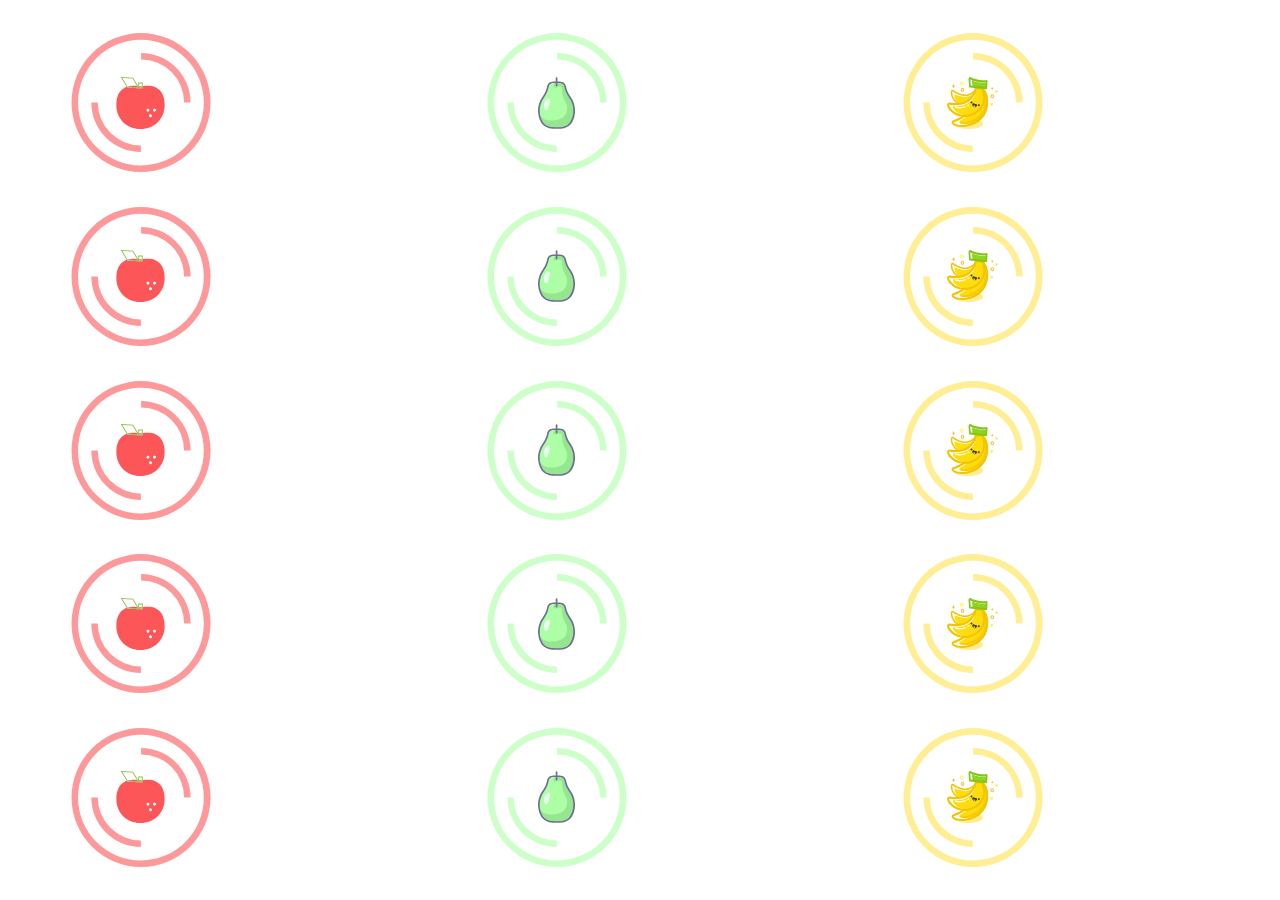
<file: 01/index.html>
<!DOCTYPE html>
<html lang="en">
  <head>
    <meta charset="UTF-8" />
    <meta http-equiv="X-UA-Compatible" content="IE=edge" />
    <meta name="viewport" content="width=device-width, initial-scale=1.0" />
    <link rel="stylesheet" href="./css/style.css" />
    <title>水果拼盘</title>
  </head>

  <body>
    <div id="board">
      <!-- 水果位置 -->
      <div id="pond">
        <!-- 苹果 -->
        <div class="fruit apple">
          <div class="bg animated pulse infinite"></div>
        </div>
        <div class="fruit apple">
          <div class="bg animated pulse infinite"></div>
        </div>
        <div class="fruit apple">
          <div class="bg animated pulse infinite"></div>
        </div>
        <div class="fruit apple">
          <div class="bg animated pulse infinite"></div>
        </div>
        <div class="fruit apple">
          <div class="bg animated pulse infinite"></div>
        </div>
        <!-- 梨 -->
        <div class="fruit pear">
          <div class="bg animated pulse infinite"></div>
        </div>
        <div class="fruit pear">
          <div class="bg animated pulse infinite"></div>
        </div>
        <div class="fruit pear">
          <div class="bg animated pulse infinite"></div>
        </div>
        <div class="fruit pear">
          <div class="bg animated pulse infinite"></div>
        </div>
        <div class="fruit pear">
          <div class="bg animated pulse infinite"></div>
        </div>
        <!-- 香蕉 -->
        <div class="fruit banana">
          <div class="bg animated pulse infinite"></div>
        </div>
        <div class="fruit banana">
          <div class="bg animated pulse infinite"></div>
        </div>
        <div class="fruit banana">
          <div class="bg animated pulse infinite"></div>
        </div>
        <div class="fruit banana">
          <div class="bg animated pulse infinite"></div>
        </div>
        <div class="fruit banana">
          <div class="bg animated pulse infinite"></div>
        </div>
      </div>

      <!-- 背景位置 -->
      <div id="fruit-background" style="flex-flow: column wrap">
        <div class="lilypad apple">
          <div class="bg"></div>
        </div>
        <div class="lilypad apple">
          <div class="bg"></div>
        </div>
        <div class="lilypad apple">
          <div class="bg"></div>
        </div>
        <div class="lilypad apple">
          <div class="bg"></div>
        </div>
        <div class="lilypad apple">
          <div class="bg"></div>
        </div>
        <div class="lilypad pear">
          <div class="bg"></div>
        </div>
        <div class="lilypad pear">
          <div class="bg"></div>
        </div>
        <div class="lilypad pear">
          <div class="bg"></div>
        </div>
        <div class="lilypad pear">
          <div class="bg"></div>
        </div>
        <div class="lilypad pear">
          <div class="bg"></div>
        </div>
        <div class="lilypad banana">
          <div class="bg"></div>
        </div>
        <div class="lilypad banana">
          <div class="bg"></div>
        </div>
        <div class="lilypad banana">
          <div class="bg"></div>
        </div>
        <div class="lilypad banana">
          <div class="bg"></div>
        </div>
        <div class="lilypad banana">
          <div class="bg"></div>
        </div>
      </div>
    </div>
  </body>
</html>
</file>
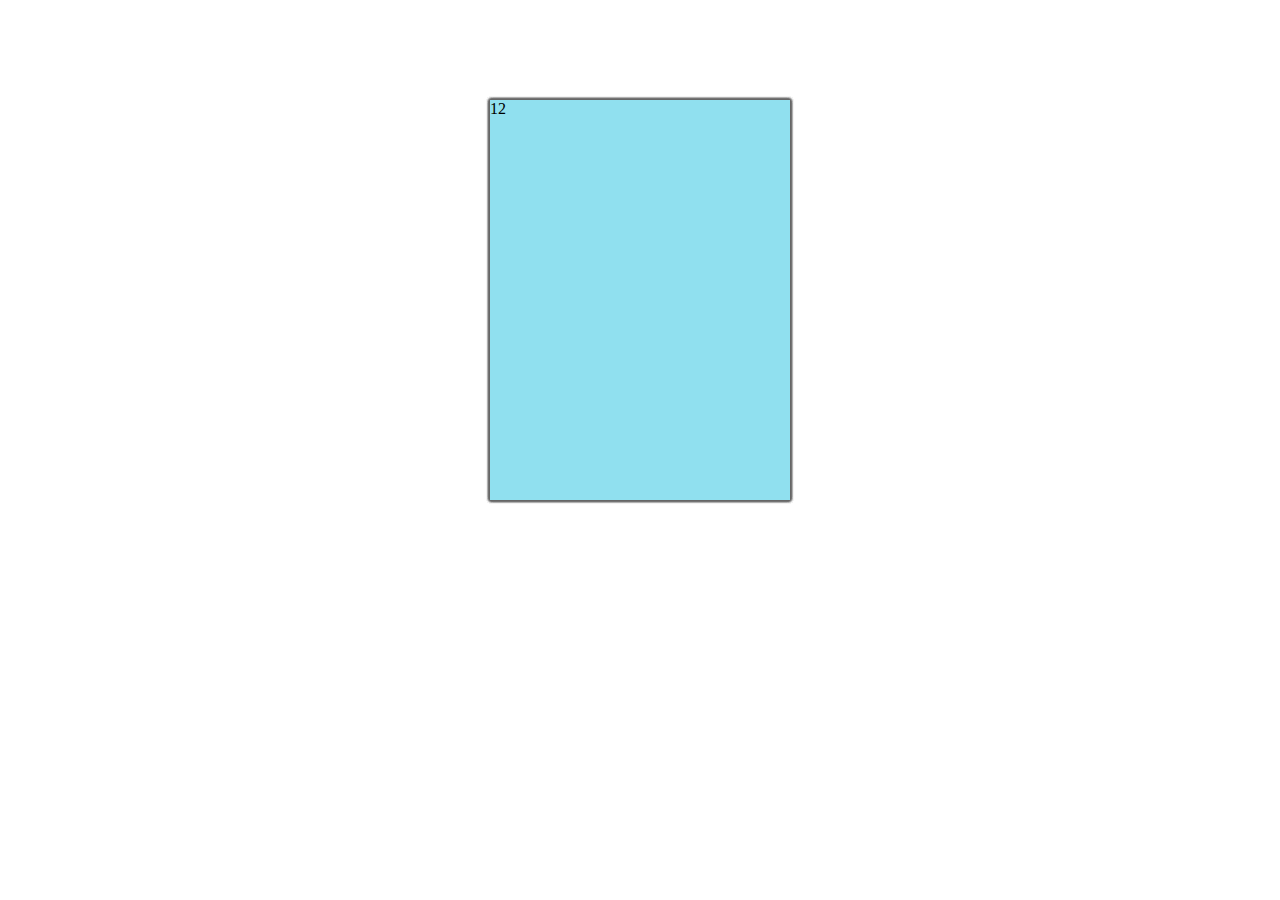
<file: 02/index.html>
<!DOCTYPE html>
<html lang="en">
  <head>
    <meta charset="UTF-8" />
    <meta http-equiv="X-UA-Compatible" content="IE=edge" />
    <meta name="viewport" content="width=device-width, initial-scale=1.0" />
    <title>展开你的扇子</title>
    <link rel="stylesheet" href="./css/style.css" />
  </head>
  <body>
    <div id="box">
      <!--元素 1-->
      <div id="item1">1</div>
      <!--元素 2-->
      <div id="item2">2</div>
      <!--元素 3-->
      <div id="item3">3</div>
      <!--元素 4-->
      <div id="item4">4</div>
      <!--元素 5-->
      <div id="item5">5</div>
      <!--元素 6-->
      <div id="item6">6</div>
      <!--元素 7-->
      <div id="item7">7</div>
      <!--元素 8-->
      <div id="item8">8</div>
      <!--元素 9-->
      <div id="item9">9</div>
      <!--元素 10-->
      <div id="item10">10</div>
      <!--元素 11-->
      <div id="item11">11</div>
      <!--元素 12-->
      <div id="item12">12</div>
    </div>
  </body>
</html>
</file>
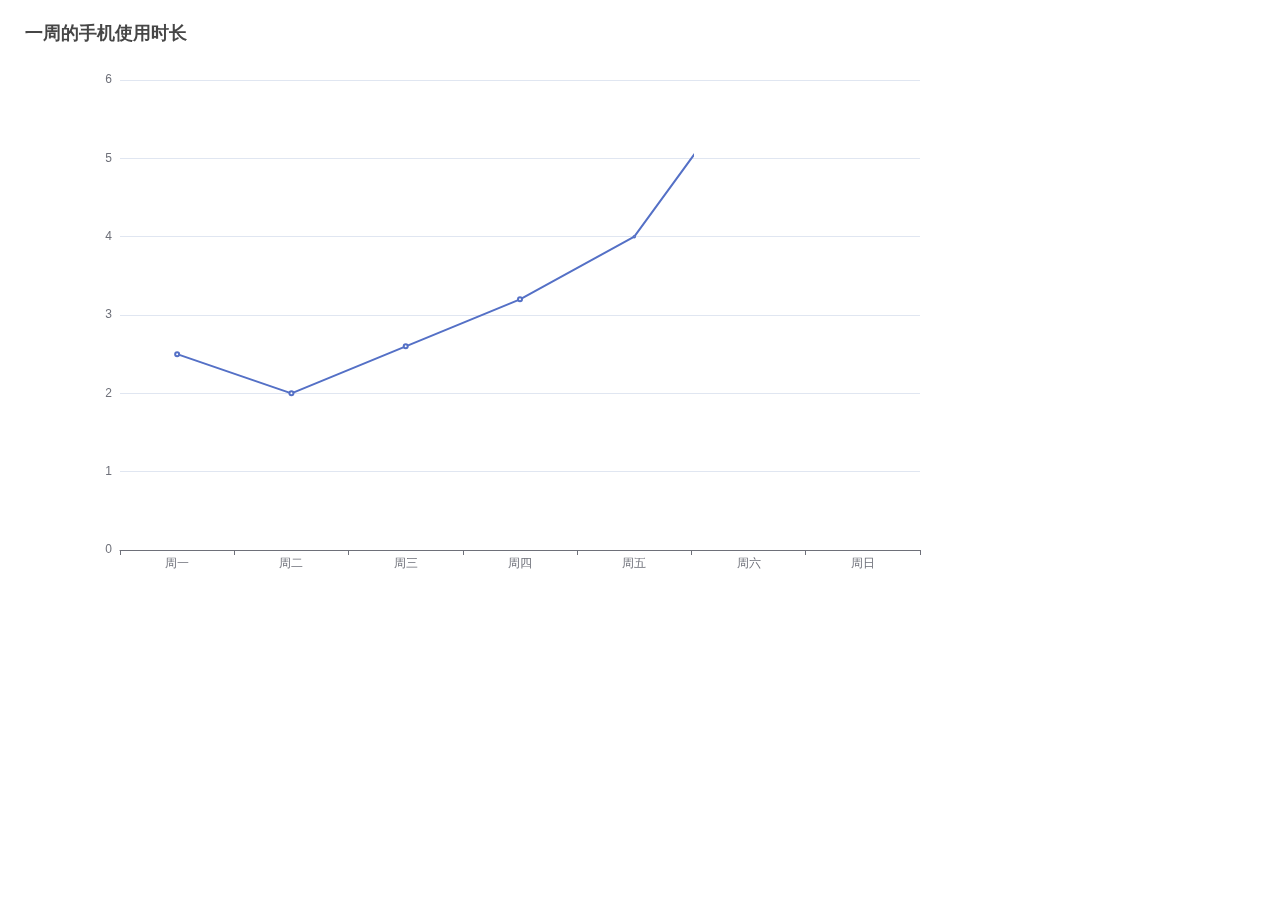
<file: 03/index.html>
<!DOCTYPE html>
<html lang="en">
  <head>
    <meta charset="UTF-8" />
    <meta name="viewport" content="width=device-width, initial-scale=1.0" />
    <script src="./js/echarts.js"></script>
    <title>和手机相处的时光</title>
  </head>
  <style>
    * {
      margin: 0;
      padding: 0;
    }

    #main {
      margin: 20px;
      background-color: white;
    }
  </style>

  <body>
    <div id="main" style="width: 1000px; height: 600px"></div>
  </body>
  <script>
    var chartDom = document.getElementById("main");
    var myChart = echarts.init(chartDom);
    /*TODO：ECharts 的配置中存在错误，请改正*/
    var option = {
      title: {
        text: "一周的手机使用时长",
      },
      yAxis: {
        type: "value",

      },
      xAxis: {
        type: "category",
        data: ["周一", "周二", "周三", "周四", "周五", "周六", "周日"],
      },
      series: [
        {
          data: [2.5, 2, 2.6, 3.2, 4, 6, 5],
          type: "line",
        },
      ],
    };
    myChart.setOption(option);
  </script>
</html>
</file>
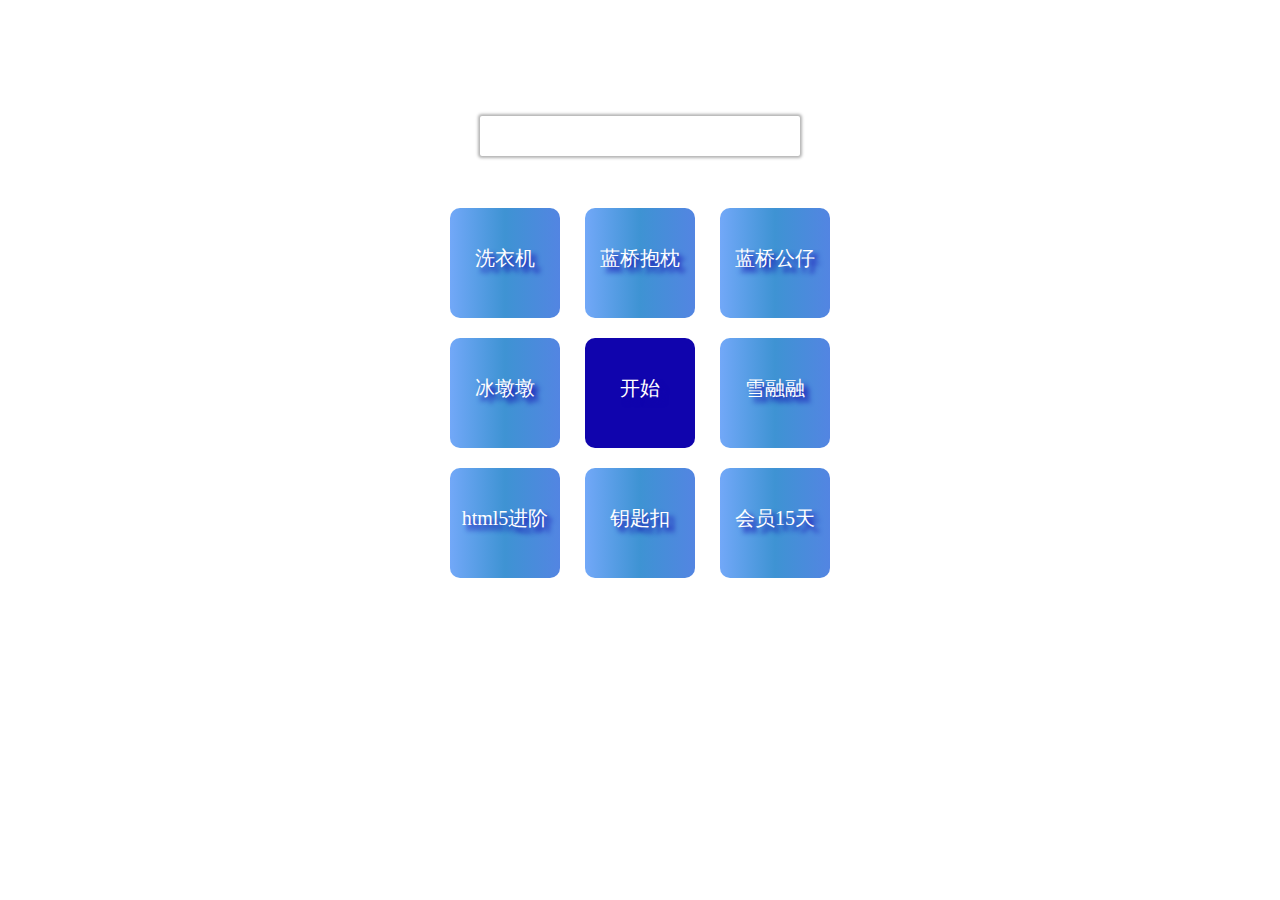
<file: 05/index.html>
<!DOCTYPE html>
<html>
  <script src="./js/jquery.js"></script>

  <head>
    <meta charset="UTF-8" />
    <title>冬奥大抽奖</title>
    <link rel="stylesheet" href="./css/style.css" />
  </head>

  <body>
    <p id="award"></p>
    <div class="ul">
      <li class="li1">洗衣机</li>
      <li class="li2">蓝桥抱枕</li>
      <li class="li3">蓝桥公仔</li>
      <li class="li8">冰墩墩</li>
      <li id="start">开始</li>
      <li class="li4">雪融融</li>
      <li class="li7">html5进阶</li>
      <li class="li6">钥匙扣</li>
      <li class="li5">会员15天</li>
    </div>
    <script src="./js/index.js"></script>
  </body>
</html>
</file>
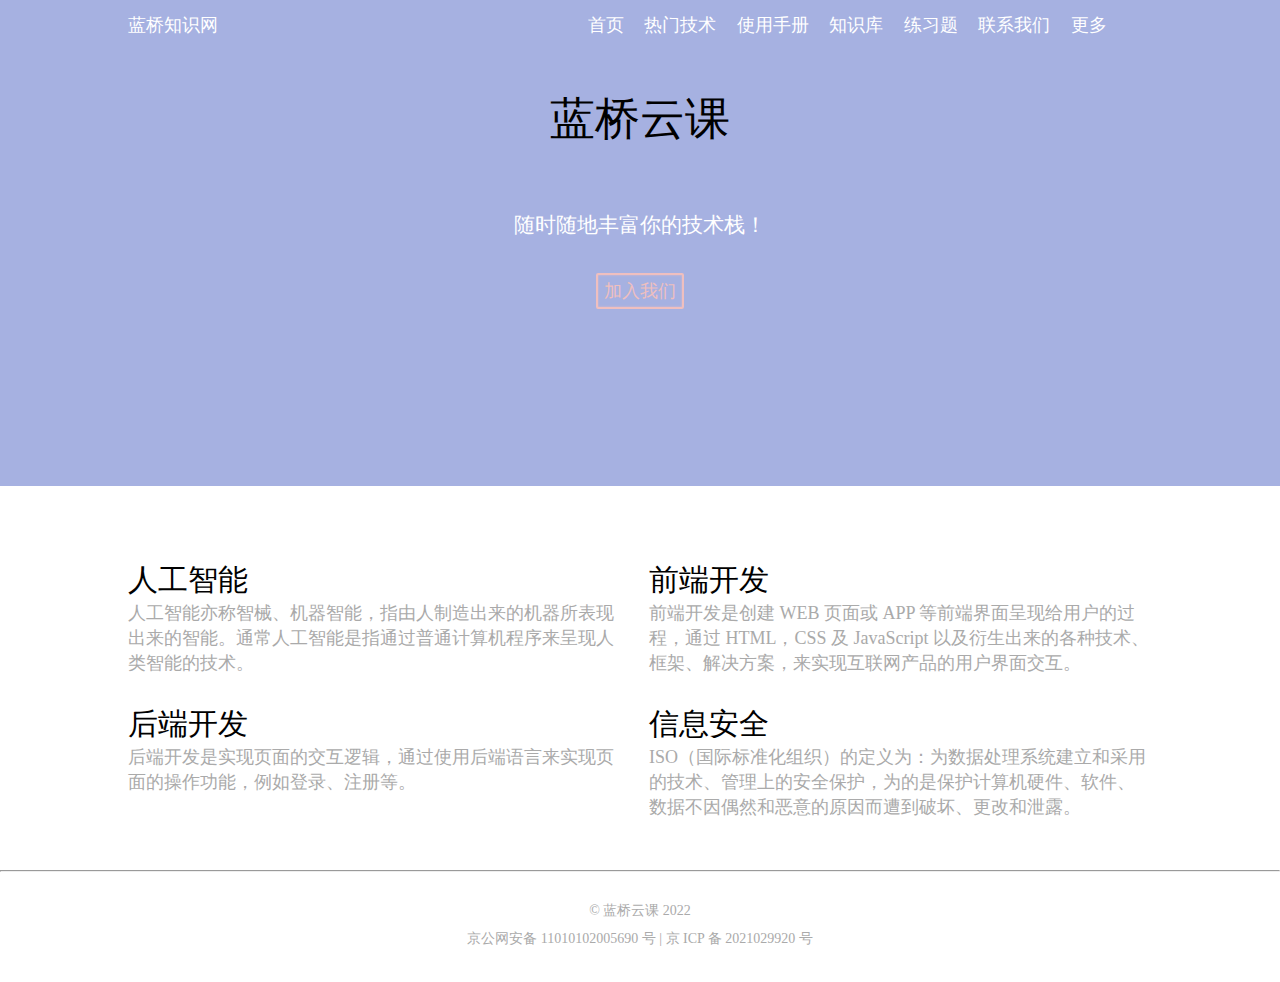
<file: 06/index.html>
<!DOCTYPE html>
<html>

<head>
  <meta charset="utf-8" />
  <meta name="viewport" content="width=device-width, initial-scale=1.0, maximum-scale=1.0, user-scalable=no" />
  <title>蓝桥知识网</title>
  <link rel="stylesheet" href="./css/style.css" />
</head>

<body>
  <div class="upback">
    <div class="up">
      <nav>
        <span>蓝桥知识网</span>
        <span style="margin-left: 365px;">首页</span>
        <span style="margin-left: 16px;">热门技术</span>
        <span style="margin-left: 16px;">使用手册</span>
        <span style="margin-left: 16px;">知识库</span>
        <span style="margin-left: 16px;">练习题</span>
        <span style="margin-left: 16px;">联系我们</span>
        <span style="margin-left: 16px;">更多</span>
      </nav>
      <div class="title">蓝桥云课</div>
      <div class="solgn">随时随地丰富你的技术栈！</div>
      <div class="joinus">
        <span>加入我们</span>
      </div>
    </div>
  </div>

  <div style="height: 74px;"></div>
  <div class="down">
    <div>
      <div>
        <div class="tit">人工智能</div>
        <div class="p">
          人工智能亦称智械、机器智能，指由人制造出来的机器所表现出来的智能。通常人工智能是指通过普通计算机程序来呈现人类智能的技术。
        </div>
      </div>
      <div style="margin-left: 20px;">
        <div class="tit">前端开发</div>
        <div class="p">
          前端开发是创建 WEB 页面或 APP 等前端界面呈现给用户的过程，通过 HTML，CSS 及 JavaScript 以及衍生出来的各种技术、框架、解决方案，来实现互联网产品的用户界面交互。
        </div>
      </div>
    </div>
    <div>
      <div>
        <div class="tit">后端开发</div>
        <div class="p">后端开发是实现页面的交互逻辑，通过使用后端语言来实现页面的操作功能，例如登录、注册等。</div>
      </div>
      <div style="margin-left: 20px;">
        <div class="tit">信息安全</div>
        <div class="p">ISO（国际标准化组织）的定义为：为数据处理系统建立和采用的技术、管理上的安全保护，为的是保护计算机硬件、软件、数据不因偶然和恶意的原因而遭到破坏、更改和泄露。</div>
      </div>
    </div>
  </div>

  <hr>
  <footer>
<div style="margin-top: 30px;">© 蓝桥云课 2022</div>
<div style="margin-top: 10px;">京公网安备 11010102005690 号 | 京 ICP 备 2021029920 号</div>
  </footer>

  <!--TODO：请补充代码-->
</body>

</html>
</file>
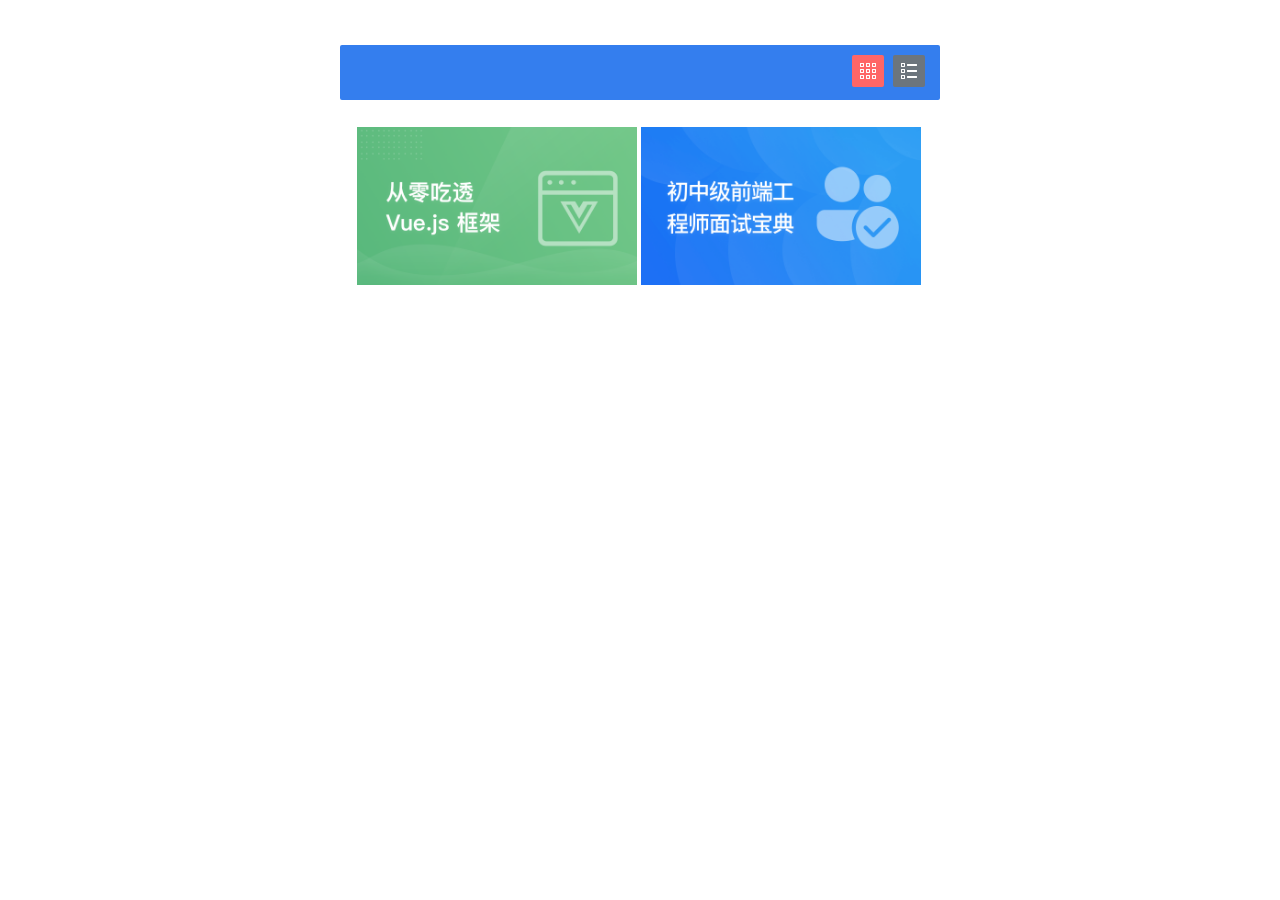
<file: 07/index.html>
<!DOCTYPE html>
<html lang="en">

<head>
  <meta charset="UTF-8" />
  <title>布局切换</title>
  <script type="text/javascript" src="./js/vue.js"></script>
  <link rel="stylesheet" type="text/css" href="./css/index.css" />
  <script src="./js/axios.min.js" type="text/javascript" charset="utf-8"></script>
</head>

<body>
  <div id="app" v-cloak>
    <!-- TODO：请在下面实现需求 -->
    <div class="bar">
      <a @click="switchtab(1)" class="grid-icon" :class="i==1?'active':''"></a>
      <a @click="switchtab(2)" class="list-icon" :class="i==2?'active':''"></a>
    </div>
    <!--grid 示例代码，动态渲染时可删除-->
    <ul v-if="i==1" class="grid" >
      <li v-for="good in goodsList">
        <a href="#/3814" target="_blank"> <img :src="good.image.large" /></a>
      </li>
    </ul>
    <ul v-else class="list">
      <li  v-for="good in goodsList">
        <a href="#/3814" target="_blank"> <img :src="good.image.large" /></a>
        <p>从零吃透 Vue.js 框架</p>
      </li>
    </ul>
  </div>
</body>

</html>
<script type="text/javascript">
  var vm = new Vue({
    el: "#app",
    data: {
      goodsList: [],
      i:1
    },
    async mounted() {
      const data = await axios.get("goodsList.json")
      this.goodsList = data.data
      console.log(data)
      // TODO：补全代码实现需求
    },
    methods:{
      switchtab(i){
        this.i = i
        console.log(i)
      },
    }
  });
</script>
</file>
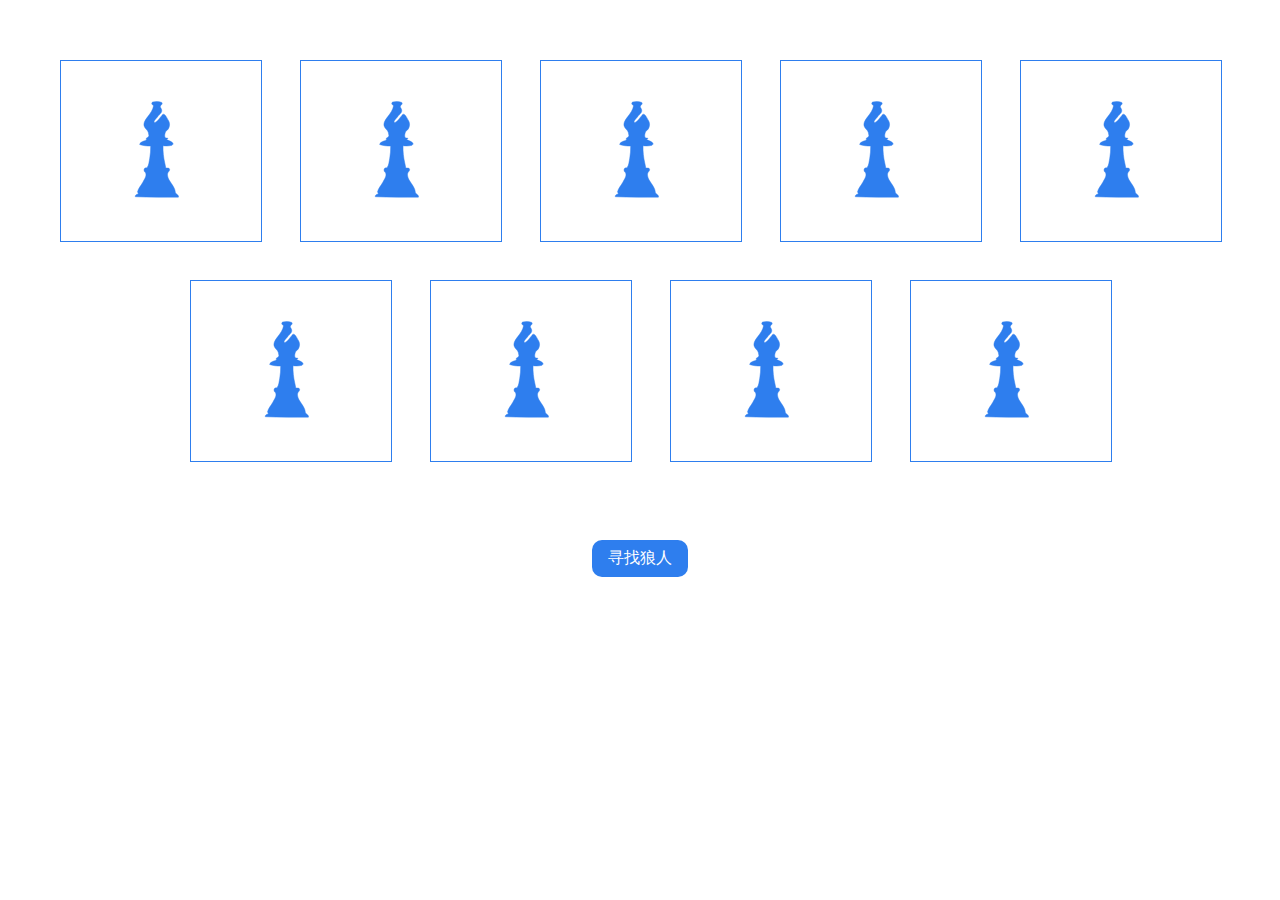
<file: 09/index.html>
<!DOCTYPE html>
<html>
  <head>
    <title>寻找小狼人</title>
    <meta charset="utf-8" />
    <link href="css/style.css" rel="stylesheet" type="text/css" />
  </head>

  <body>
    <div id="content">
      <p id="gameText"></p>
      <ul></ul>
      <div class="btnbox">
        <button class="btn">寻找狼人</button>
      </div>
    </div>
    <script src="./js/myarray.js"></script>
    <script>
      let content = document.querySelector("#content ul");
      let cardList = [
        {
          id: 1,
          category: "werewolf",
          name: "小狼人",
        },
        {
          id: 2,
          category: "werewolf",
          name: "小狼人",
        },
        {
          id: 3,
          category: "hunter",
          name: "猎人",
        },
        {
          id: 4,
          category: "poor",
          name: "平民",
        },
        {
          id: 5,
          category: "witch",
          name: "女巫",
        },
        {
          id: 6,
          category: "prophet",
          name: "预言家",
        },
        {
          id: 7,
          category: "poor",
          name: "平民",
        },
        {
          id: 8,
          category: "werewolf",
          name: "黑狼王",
        },
        {
          id: 9,
          category: "poor",
          name: "平民",
        },
      ];
      for (let index = 0; index < cardList.length; index++) {
        const element = cardList[index];
        content.innerHTML += `<li>
                <a href="javascript:void(0)">
                    <div class="z">
                     <img src="./images/card.svg" alt="">
                    </div>
                    <div class="b">
                        <h1>${element.name}</h1>
                    </div>
                </a>
            </li>`;
      }
      let gameText = document.querySelector("#gameText");
      let color = ["♠", "❤", "♣", "♦"];
      function newHtml() {
        content.innerHTML = "";
        let newcardList = cardList.myarray(
          (item) => item.category == "werewolf"
        );
        for (let index = 0; index < newcardList.length; index++) {
          let randomColor = color[Math.floor(Math.random() * color.length)];
          const element = newcardList[index];
          content.innerHTML += `<li>
                <a href="javascript:void(0)">
                    <div class="z">
                        <img src="./images/card.svg" alt="">
                    </div>
                    <div class="b">
                       <span class='cardnum'>${randomColor} ${element.id} </span>
                        <h1>
                           ${element.name}
                        </h1>
                    </div>
                </a>
            </li>`;
        }
        gameText.innerHTML = `恭喜你，成功找出${newcardList.length}个狼人!`;
      }

      let btnbox = document.querySelector(".btn");
      btnbox.addEventListener("click", function () {
        newHtml();
        let domb = document.querySelectorAll(".b");
        let domz = document.querySelectorAll(".z");
        setTimeout(() => {
          for (let index = 0; index < domb.length; index++) {
            const dombelement = domb[index];
            const domzelement = domz[index];
            dombelement.classList.add("rotateyzero");
            domzelement.classList.add("rotatey180");
          }
        }, 200);
      });
    </script>
  </body>
</html>
</file>
<file: 01/css/style.css>
/* TODO：待补充代码 */
#pond {
  flex-direction: column;
  flex-wrap: wrap;
}

/* 以下代码不需要修改 */

.fruit.apple .bg {
  background-image: url(../images/apple.svg);
}

.fruit.pear .bg {
  background-image: url(../images/pear.svg);
}

.fruit.banana .bg {
  background-image: url(../images/banana.svg);
}

#pond {
  z-index: 20;
}

#pond,
#fruit-background {
  display: flex;
  position: absolute;
  top: 0;
  left: 0;
  width: 100%;
  height: 100%;
  padding: 1em;
}

.lilypad,
.fruit {
  position: relative;
  width: 20%;
  height: 20%;
  overflow: hidden;
}

.lilypad .bg,
.fruit .bg {
  width: 100%;
  height: 100%;
  background-position: center center;
  background-repeat: no-repeat;
}

.animated.infinite {
  -webkit-animation-iteration-count: infinite;
  animation-iteration-count: infinite;
}

.pulse {
  -webkit-animation-name: pulse;
  animation-name: pulse;
}

.animated {
  -webkit-animation-duration: 1s;
  animation-duration: 1s;
  -webkit-animation-fill-mode: both;
  animation-fill-mode: both;
}

@-webkit-keyframes pulse {
  0% {
    -webkit-transform: scaleX(1);
    transform: scaleX(1);
  }

  50% {
    -webkit-transform: scale3d(1.05, 1.05, 1.05);
    transform: scale3d(1.05, 1.05, 1.05);
  }

  to {
    -webkit-transform: scaleX(1);
    transform: scaleX(1);
  }
}

@keyframes pulse {
  0% {
    -webkit-transform: scaleX(1);
    transform: scaleX(1);
  }

  50% {
    -webkit-transform: scale3d(1.05, 1.05, 1.05);
    transform: scale3d(1.05, 1.05, 1.05);
  }

  to {
    -webkit-transform: scaleX(1);
    transform: scaleX(1);
  }
}

.lilypad .bg,
.fruit .bg {
  width: 100%;
  height: 100%;
  background-position: center center;
  background-size: 80% 80%;
  background-repeat: no-repeat;
}

.fruit .bg {
  background-size: 30% 30%;
}

* {
  box-sizing: border-box;
}

.lilypad.apple .bg {
  border-radius: 50%;
  background-image: url(../images/redplate.svg);
  opacity: 0.6;
}

.lilypad.banana .bg {
  border-radius: 50%;
  background-image: url(../images/yellowplate.svg);
  opacity: 0.6;
}

.lilypad.pear .bg {
  border-radius: 50%;
  opacity: 0.6;
  background-image: url(../images/blueplate.svg);
}
</file>
<file: 02/css/style.css>
#box {
  width: 300px;
  height: 440px;
  margin: 100px auto;
  position: relative;
}

#item1,
#item12 {
  background-color: #90e0ef;
}
#item2,
#item8 {
  background-color: #8bdb81;
}
#item3,
#item10 {
  background-color: yellowgreen;
}
#item4,
#item6 {
  background-color: skyblue;
}
#item5,
#item9 {
  background-color: #d9d7f1;
}
#item7,
#item11 {
  background-color: #fed1f1;
}
#box div {
  width: 100%;
  height: 400px;
  transition: all 1.5s;
  position: absolute;
  left: 0;
  top: 0;
  /*旋转时，以盒子底部的中心为坐标原点*/
  transform-origin: center bottom;
  box-shadow: 0 0 3px 0 #666;
}
#box:hover{
  rotate: 100;
}

/*TODO：请补充 CSS 代码*/
#box:hover #item1 {
  transform: rotate(-60deg);
}

#box:hover #item2 {
  transform: rotate(-50deg);
}

#box:hover #item3 {
  transform: rotate(-40deg);
}

#box:hover #item4 {
  transform: rotate(-30deg);
}

#box:hover #item5 {
  transform: rotate(-20deg);
}

#box:hover #item6 {
  transform: rotate(-10deg);
}

#box:hover #item7 {
  transform: rotate(10deg);
}

#box:hover #item8 {
  transform: rotate(20deg);
}

#box:hover #item9 {
  transform: rotate(30deg);
}

#box:hover #item10 {
  transform: rotate(40deg);
}

#box:hover #item11 {
  transform: rotate(50deg);
}

#box:hover #item12 {
  transform: rotate(60deg);
}
</file>
<file: 05/css/style.css>
.ul {
  display: flex;
  flex-wrap: wrap;
  justify-content: space-between;
  width: 400px;
  height: 380px;
  position: relative;
  left: 50%;
  top: 50%;
  transform: translate(-50%, 50%);
}

/* 以下代码不需要修改 */

li {
  width: 110px;
  height: 110px;
}

.ul li {
  box-sizing: border-box;
  margin: 10px;
  list-style: none;
  line-height: 100px;
  text-align: center;
  font-size: 20px;
  border-radius: 10px;
  cursor: pointer;
  background: linear-gradient(90deg, #72a8f8 0%, #3e93d3 50%, #5385e2 100%);
  text-shadow: 5px 5px 5px #1004ad;
  color: #ffffff;
}

#start {
  background: #1004ad;
}

.ul li.active {
  background: rgb(255, 153, 0);
  color: #ffffff;
}

#award {
  position: absolute;
  left: 50%;
  transform: translateX(-50%);
  top: 100px;
  display: block;
  width: 320px;
  height: 40px;
  background-color: rgb(255, 255, 255);
  border-radius: 2px;
  box-shadow: rgba(0, 0, 0, 0.3) 0 0 3px 2px;
  letter-spacing: 2px;
  text-align: center;
  line-height: 40px;
}
</file>
<file: 06/css/style.css>
/*
 TODO：请补充代码
*/
nav{
    color: #fff;
    font-size: 18px;
    height: 46px;
}
body{
    margin: 0;
}

.upback{
    top: 0;
    background-color: #a6b1e1;
}
.up{
    margin: 0 auto;
    width: 1024px;
    padding-top: 13px;
    height: 473px;
}
.title{
    margin-top: 30px;
    font-size: 45px;
    text-align: center;
}

.solgn{
    text-align: center;
    margin-top: 62px;
    color: #fff;
    font-size: 21px;
    font-weight: 200;
}


.joinus{
    text-align: center;
    margin-top: 40px;
}
.joinus span{
    color: #efbfbf;
    border-radius: 2px;
    font-size: 18px;
    box-shadow: inset 0 0 2px #efbfbf;
    padding: 6px;
    border: 2px solid #efbfbf;
}

.down{
    width: 1024px;
    height: 302px;
    margin: 0 auto;
}
.down > div{
    display: flex;
    width: 1024px;
    height: 144px;
}
.down > div > div{
    width: 501px;
}
.down  .tit{
    font-size: 30px;
    font-weight: 200;
}
.down .p{
    font-size: 18px;
    color: #aaa;
    line-height: 1.4em;
}

footer{
    height: 80px;
    text-align: center;
    font-size: 14px;
    color: #aaa;
}
</file>
<file: 07/css/index.css>
[v-cloak] {
  display: none;
}

* {
  margin: 0;
  padding: 0;
}

body {
  font-family: Microsoft YaHei;
}

li {
  list-style: none;
}

.bar {
  background-color: #347eee;
  border-radius: 2px;
  width: 580px;
  padding: 10px;
  margin: 45px auto 25px;
  position: relative;
  text-align: right;
  line-height: 1;
}

.bar a {
  background: #6c757d center center no-repeat;
  width: 32px;
  height: 32px;
  display: inline-block;
  text-decoration: none !important;
  margin-right: 5px;
  border-radius: 2px;
  cursor: pointer;
}

.bar a.active {
  background-color: #f66;
}

.bar a.list-icon {
  background-image: url(../images/list.png);
}

.bar a.grid-icon {
  background-image: url(../images/big.png);
}

ul.grid {
  width: 570px;
  margin: 0 auto;
  text-align: left;
}

ul.grid li {
  padding: 2px;
  float: left;
}

ul.grid li img {
  width: 280px;
  object-fit: cover;
  display: block;
  border: none;
}

ul.list {
  width: 500px;
  margin: 0 auto;
  text-align: left;
}

ul.list li {
  border-bottom: 1px solid #ddd;
  padding: 10px;
  overflow: hidden;
  display: flex;
  align-items: center;
}

ul.list li img {
  /* width: 120px; */
  height: 120px;
  float: left;
  border: none;
}

ul.list li p {
  font-weight: bold;
  color: #6e7a7f;
  padding-left: 15px;
}
</file>
<file: 09/css/style.css>
html,
body,
div,
span,
applet,
object,
iframe,
h1,
h2,
h3,
h4,
h5,
h6,
p,
blockquote,
pre,
a,
abbr,
acronym,
address,
big,
cite,
code,
del,
dfn,
em,
font,
img,
ins,
kbd,
q,
s,
samp,
small,
strike,
strong,
sub,
sup,
tt,
var,
b,
u,
i,
center,
dl,
dt,
dd,
ol,
ul,
li,
fieldset,
form,
label,
legend {
  margin: 0;
  padding: 0;
  font-size: 100%;
  border: 0;
  outline: 0;
  background: transparent;
}

ol,
ul {
  list-style: none;
}

:focus {
  outline: 0;
}

#content {
  padding-top: 40px;
}

#content ul {
  width: 1200px;
  margin: 0 auto;
  display: flex;
  flex-wrap: wrap;
  justify-content: center;
}

.btnbox {
  width: 1200px;
  margin: 0 auto;
  text-align: center;
}

#content ul li {
  margin: 20px;
  width: 200px;
  height: 180px;
}

#content ul li:last-child {
  margin-right: 0;
}

#content ul li a {
  position: relative;
  display: block;
  width: 100%;
  height: 100%;
  perspective: 800px;
}

#content ul li a > div {
  position: absolute;
  left: 0;
  height: 0;
  width: 100%;
  height: 100%;
  color: #fff;
  overflow: hidden;

  transform-style: preserve-3d;

  transition: 0.8s ease-in-out;
  backface-visibility: hidden;
}

#content ul li a div:first-child {
  display: flex;
  justify-content: center;
  transform: rotateY(0);
  z-index: 2;
  border: 1px solid #2e7eee;
}

#content ul li a div:last-child {
  background: rgb(0, 188, 212);
  transform: rotateY(180deg);
  z-index: 1;
}

#content ul li a div h1 {
  text-align: center;
  line-height: 180px;
  font-size: 26px;
}

#content ul li a div img {
  max-width: 100%;
}

.rotatey180 {
  transform: rotateY(-180deg) !important;
}

.rotateyzero {
  transform: rotateY(0) !important;
}

.btn,
.btn-all {
  margin-top: 60px;
  display: inline-block;
  color: #0099cc;
  background: #2e7eee;
  border-radius: 10px;
  text-decoration: none;
  text-transform: uppercase;
  border: none;
  color: white;
  padding: 8px 16px;
  text-align: center;
  text-decoration: none;
  display: inline-block;
  font-size: 16px;
  transition-duration: 0.4s;
  cursor: pointer;
}

.cardnum {
  position: absolute;
  font-size: 20px;
  left: 10px;
  top: 10px;
}

#gameText {
  text-align: center;
}
</file>
